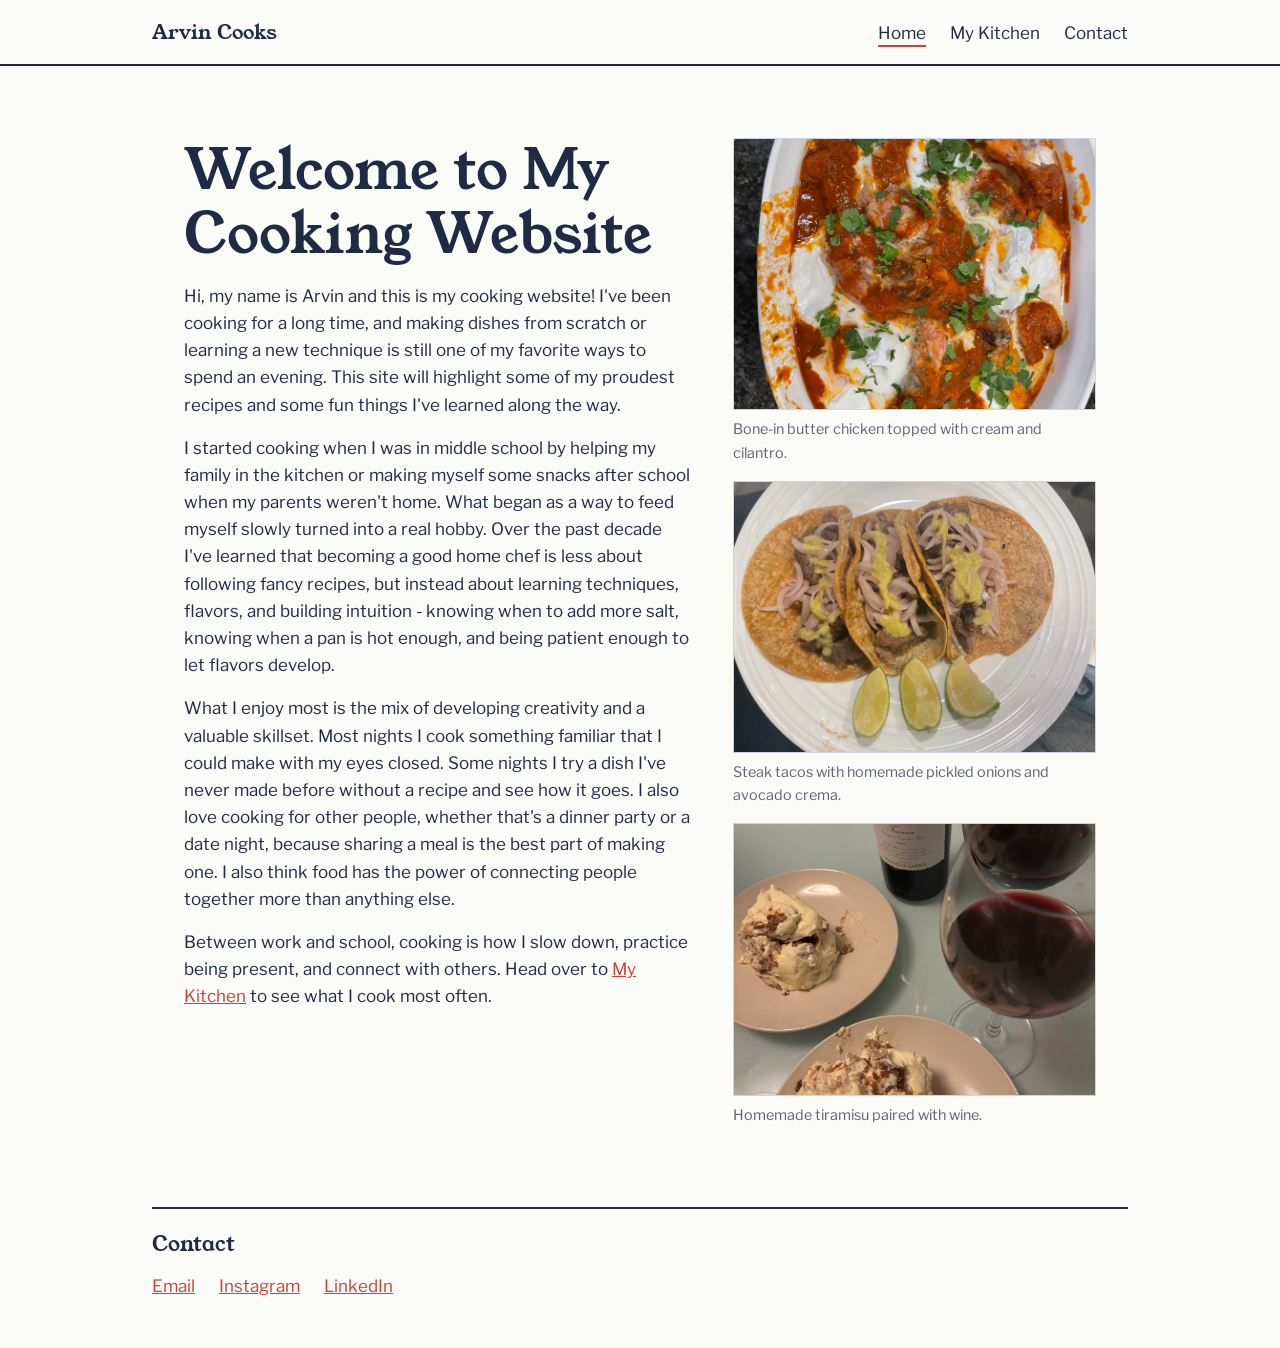
<file: index.html>
<!DOCTYPE html>
<html lang="en">
<head>
  <meta charset="UTF-8">
  <meta name="viewport" content="width=device-width, initial-scale=1">
  <title>Arvin Cooks | Home</title>
  <link rel="preconnect" href="https://fonts.googleapis.com">
  <link rel="preconnect" href="https://fonts.gstatic.com" crossorigin>
  <link href="https://fonts.googleapis.com/css2?family=Libre+Franklin:wght@400;600&family=Young+Serif&display=swap" rel="stylesheet">
  <link rel="stylesheet" href="style.css">
</head>
<body>
  <header class="site-header">
    <nav>
      <a class="site-name" href="index.html">Arvin Cooks</a>
      <ul class="nav-links">
        <li><a href="index.html" aria-current="page">Home</a></li>
        <li><a href="kitchen.html">My Kitchen</a></li>
        <li><a href="#contact">Contact</a></li>
      </ul>
    </nav>
  </header>

  <main>
    <section class="recipe-card">
      <div>
        <h1>Welcome to My Cooking Website</h1>
        <p>Hi, my name is Arvin and this is my cooking website! I've been cooking for a long time, and making dishes from scratch or learning a new technique is still one of my favorite ways to spend an evening. This site will highlight some of my proudest recipes and some fun things I've learned along the way.</p>
        <p>I started cooking when I was in middle school by helping my family in the kitchen or making myself some snacks after school when my parents weren't home. What began as a way to feed myself slowly turned into a real hobby. Over the past decade I've learned that becoming a good home chef is less about following fancy recipes, but instead about learning techniques, flavors, and building intuition - knowing when to add more salt, knowing when a pan is hot enough, and being patient enough to let flavors develop.</p>
        <p>What I enjoy most is the mix of developing creativity and a valuable skillset. Most nights I cook something familiar that I could make with my eyes closed. Some nights I try a dish I've never made before without a recipe and see how it goes. I also love cooking for other people, whether that's a dinner party or a date night, because sharing a meal is the best part of making one. I also think food has the power of connecting people together more than anything else.</p>
        <p>Between work and school, cooking is how I slow down, practice being present, and connect with others. Head over to <a href="kitchen.html">My Kitchen</a> to see what I cook most often.</p>
      </div>

      <div class="photo-stack">
        <figure>
          <img src="images/butter chicken.jpg">
          <figcaption>Bone-in butter chicken topped with cream and cilantro.</figcaption>
        </figure>
        <figure>
          <img src="images/tacos.jpg">
          <figcaption>Steak tacos with homemade pickled onions and avocado crema.</figcaption>
        </figure>
        <figure>
          <img src="images/tiramisu.jpg">
          <figcaption>Homemade tiramisu paired with wine.</figcaption>
        </figure>
      </div>
    </section>

    <section class="contact" id="contact">
      <h3>Contact</h3>
      <ul>
        <li><a href="mailto:arvin.balani@gmail.com">Email</a></li>
        <li><a href="https://www.instagram.com/balaniarvin/?hl=en" target="_blank" rel="noopener">Instagram</a></li>
        <li><a href="https://www.linkedin.com/in/arvin-balani/" target="_blank" rel="noopener">LinkedIn</a></li>
      </ul>
    </section>
  </main>

</body>
</html>
</file>
<file: style.css>
/* ===== Color scheme & fonts (custom CSS variables) ===== */
:root {
  --paper: #FBFBF8;      /* page background */
  --ink: #1F2A44;        /* main text, navy */
  --rule: #C9D6EA;       /* light blue for borders */
  --margin-red: #C8423B; /* red accent for links and list numbers */
  --basil: #4F6B3A;      /* accent green for hover and chart */
  --muted: #5B6478;      /* secondary text */

  --font-display: "Young Serif", Georgia, serif;
  --font-body: "Libre Franklin", "Helvetica Neue", Arial, sans-serif;
}

* { box-sizing: border-box; }

html { font-size: 100%; }

body {
  margin: 0;
  background: var(--paper);
  color: var(--ink);
  font-family: var(--font-body);
  font-size: 1.0625rem;
  line-height: 1.6;
}

/* ===== Navigation ===== */
.site-header {
  border-bottom: 2px solid var(--ink);
}
.site-header nav {
  max-width: 64rem;
  margin: 0 auto;
  padding: 1rem 1.5rem;
  display: flex;
  justify-content: space-between;
  align-items: baseline;
  flex-wrap: wrap;
  gap: 0.75rem;
}
.site-name {
  font-family: var(--font-display);
  font-size: 1.25rem;
  color: var(--ink);
  text-decoration: none;
}
.nav-links {
  list-style: none;
  margin: 0;
  padding: 0;
  display: flex;
  gap: 1.5rem;
}
.nav-links a {
  color: var(--ink);
  text-decoration: none;
  padding-bottom: 2px;
  border-bottom: 2px solid transparent;
}
.nav-links a:hover,
.nav-links a[aria-current="page"] {
  border-bottom-color: var(--margin-red);
}

/* ===== Layout ===== */
main {
  max-width: 64rem;
  margin: 0 auto;
  padding: 2.5rem 1.5rem 3rem;
}

/* Home page intro card: plain white card with a thin border */
.recipe-card {
  background-color: transparent;
  padding: 2rem;
  display: grid;
  grid-template-columns: 1.4fr 1fr;
  gap: 2.5rem;
  align-items: start;
}

h1, h2, h3 {
  font-family: var(--font-display);
  font-weight: 400;
  line-height: 1.15;
  margin: 0 0 1rem;
}
h1 { font-size: clamp(2.25rem, 5vw, 3.5rem); }   /* main heading on home page */
h2 { font-size: clamp(1.6rem, 3.5vw, 2.1rem); }  /* smaller heading on page 2 */
h3 { font-size: 1.3rem; }

p { max-width: 65ch; margin: 0 0 1rem; }

figure { margin: 0; }
figure img {
  width: 100%;
  max-width: 100%;
  height: auto;
  display: block;
  border: 1px solid var(--rule);
  background: #fff;
}
figcaption {
  font-size: 0.9rem;
  color: var(--muted);
  margin-top: 0.5rem;
}

.two-col {
  display: grid;
  grid-template-columns: 1.4fr 1fr;
  gap: 2.5rem;
  align-items: start;
  margin-bottom: 3rem;
}

section + section { margin-top: 3rem; }

/* List styling */
.habits {
  padding-left: 1.25rem;
  max-width: 65ch;
}
.habits li { margin-bottom: 0.6rem; }
.habits li::marker { color: var(--margin-red); font-weight: 600; }

/* ===== D3 chart ===== */
.chart-wrap {
  border-top: 2px solid var(--ink);
  padding-top: 1.5rem;
}
#cuisine-chart svg { width: 100%; height: auto; display: block; }
.bar { fill: var(--basil); }
.bar:hover { fill: var(--margin-red); }
.bar-label, .value-label { font-family: var(--font-body); font-size: 14px; fill: var(--ink); }
.chart-note { font-size: 0.9rem; color: var(--muted); }

/* ===== Links & contact ===== */
a { color: var(--margin-red); }
a:hover { color: var(--basil); }
a:focus-visible {
  outline: 3px solid var(--basil);
  outline-offset: 2px;
}

.contact {
  border-top: 2px solid var(--ink);
  margin-top: 3rem;
  padding-top: 1.5rem;
}
.contact ul {
  list-style: none;
  padding: 0;
  margin: 0;
  display: flex;
  flex-wrap: wrap;
  gap: 1.5rem;
}

footer {
  text-align: center;
  font-size: 0.85rem;
  color: var(--muted);
  padding: 1.5rem;
}

/* ===== Mobile ===== */
@media (max-width: 720px) {
  .recipe-card, .two-col { grid-template-columns: 1fr; }
  .recipe-card { padding: 1.5rem; }
}

.photo-stack {
  display: flex;
  flex-direction: column;
  gap: 1rem;
}
.photo-stack img {
  aspect-ratio: 4 / 3;
  object-fit: cover;
}

/* ===== Photo gallery ===== */
.gallery {
  display: grid;
  grid-template-columns: repeat(auto-fill, minmax(10rem, 1fr));
  gap: 1rem;
}
.gallery img {
  aspect-ratio: 1 / 1;
  object-fit: cover;
}
</file>
